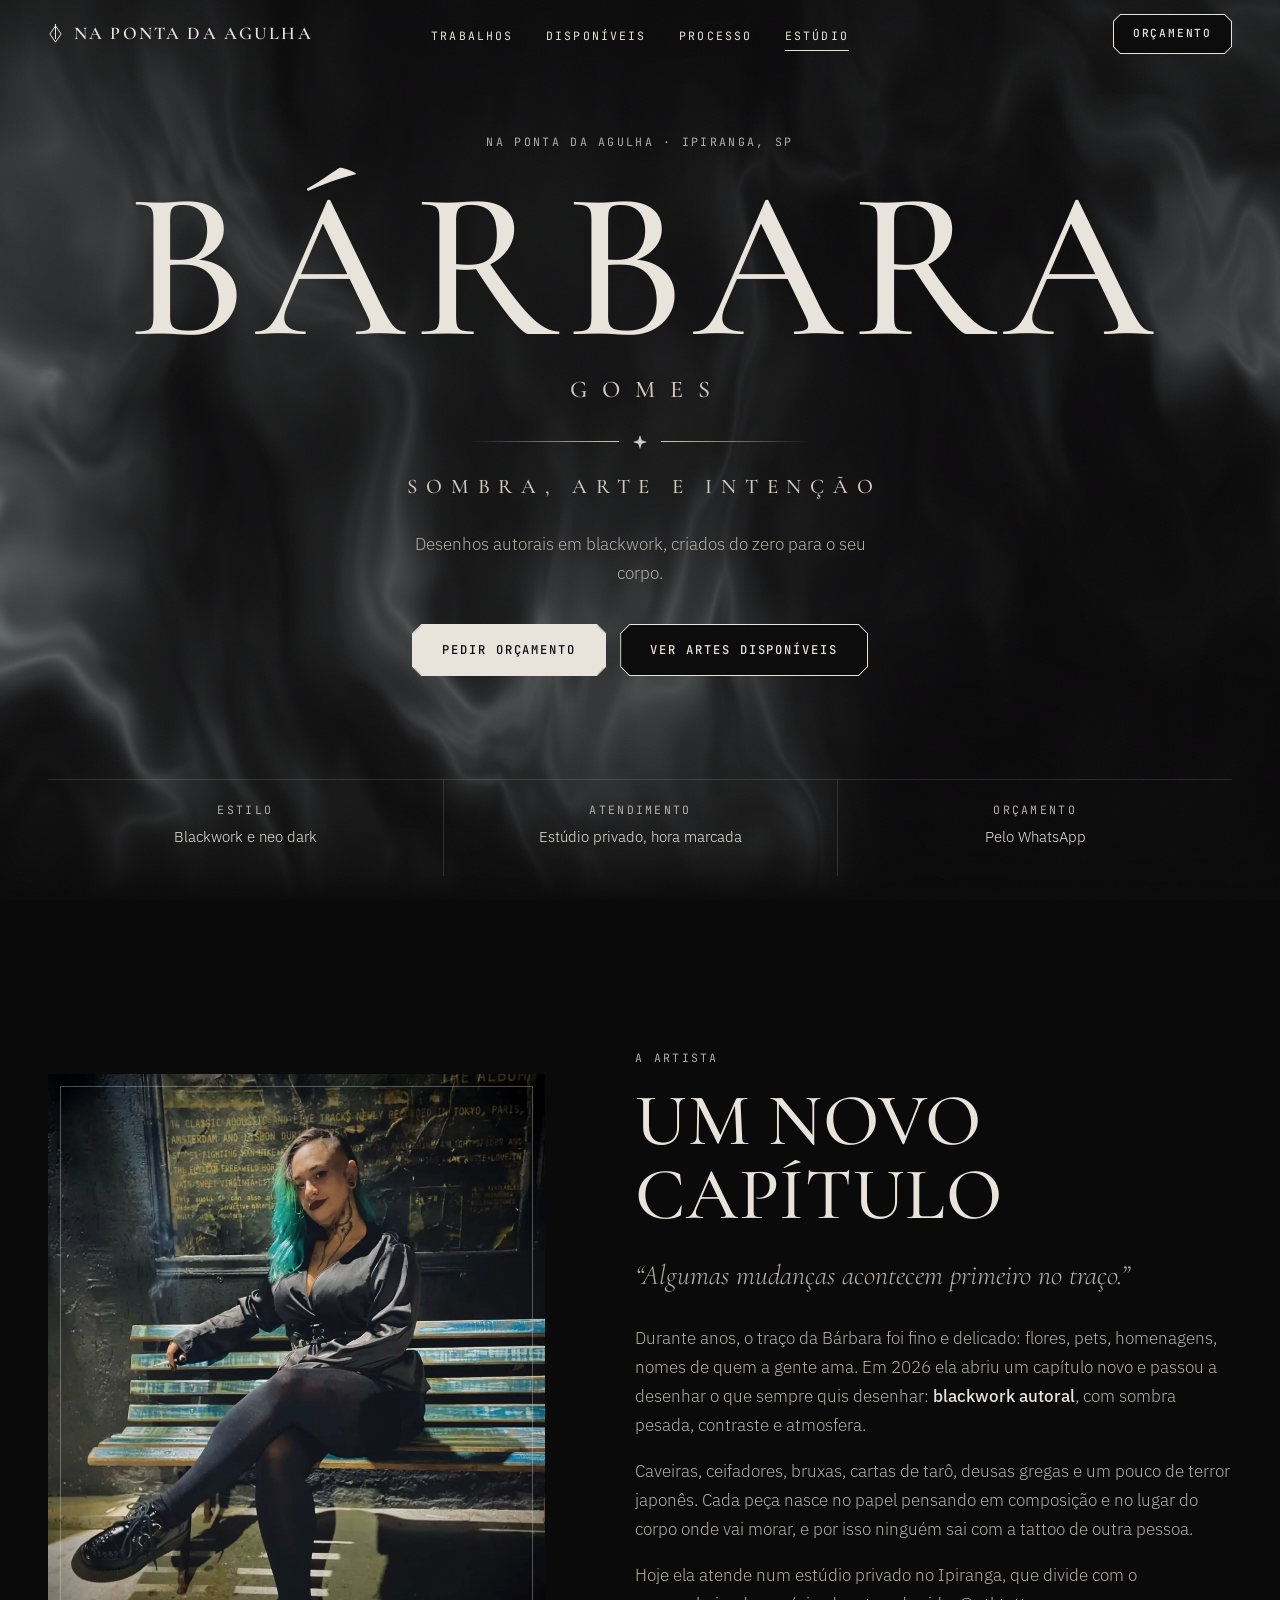
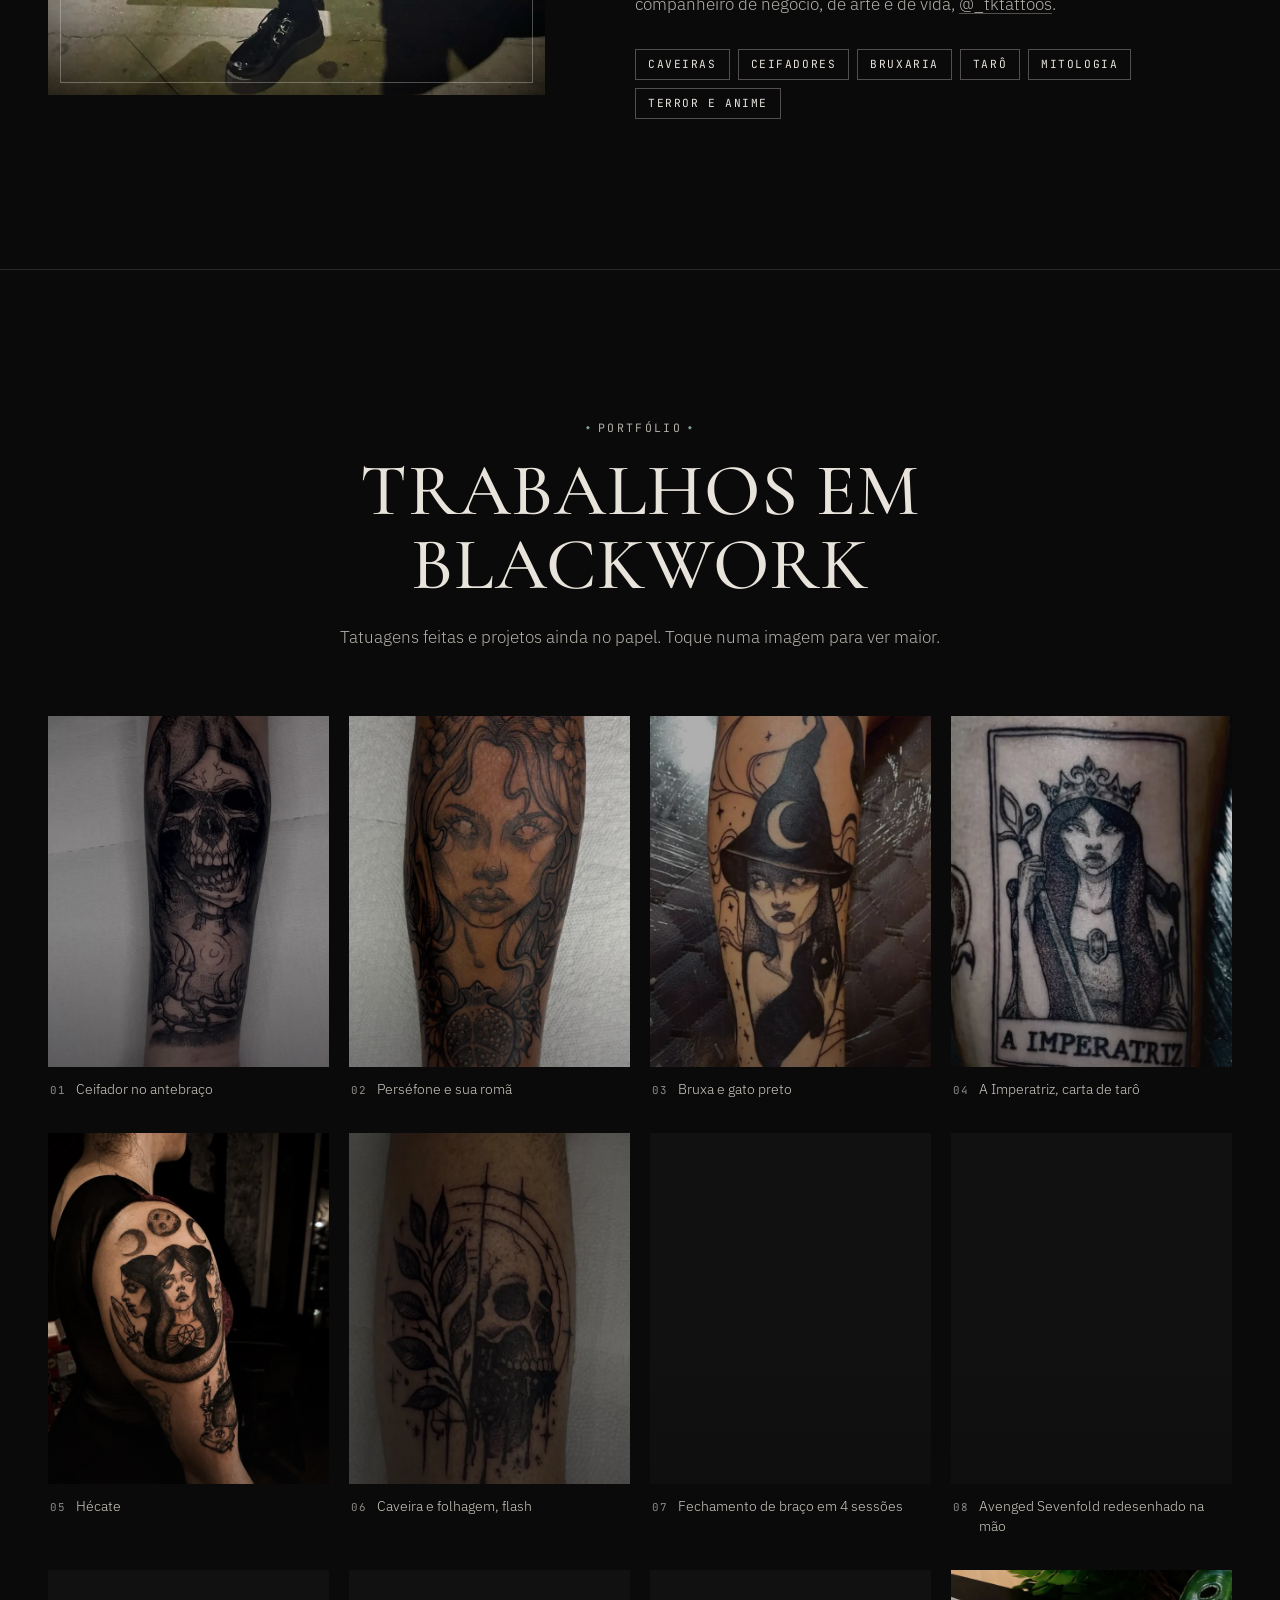
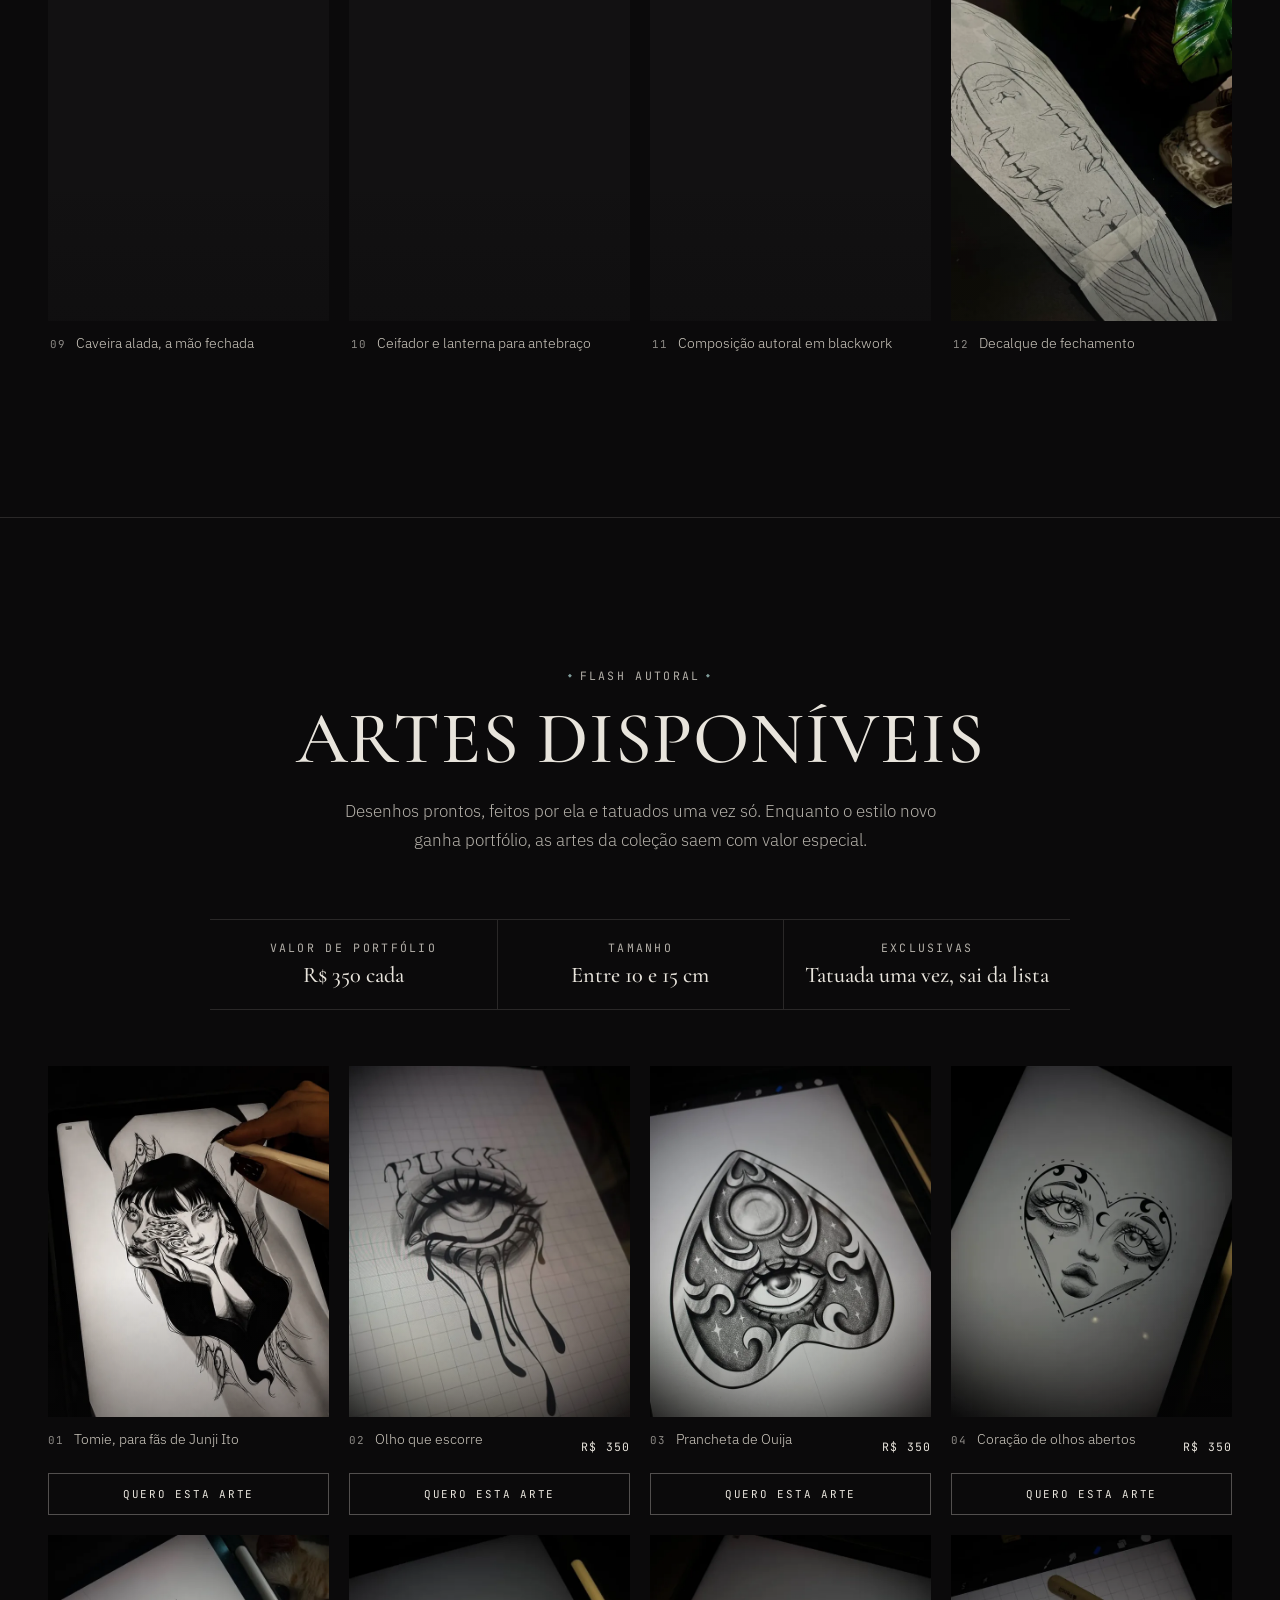
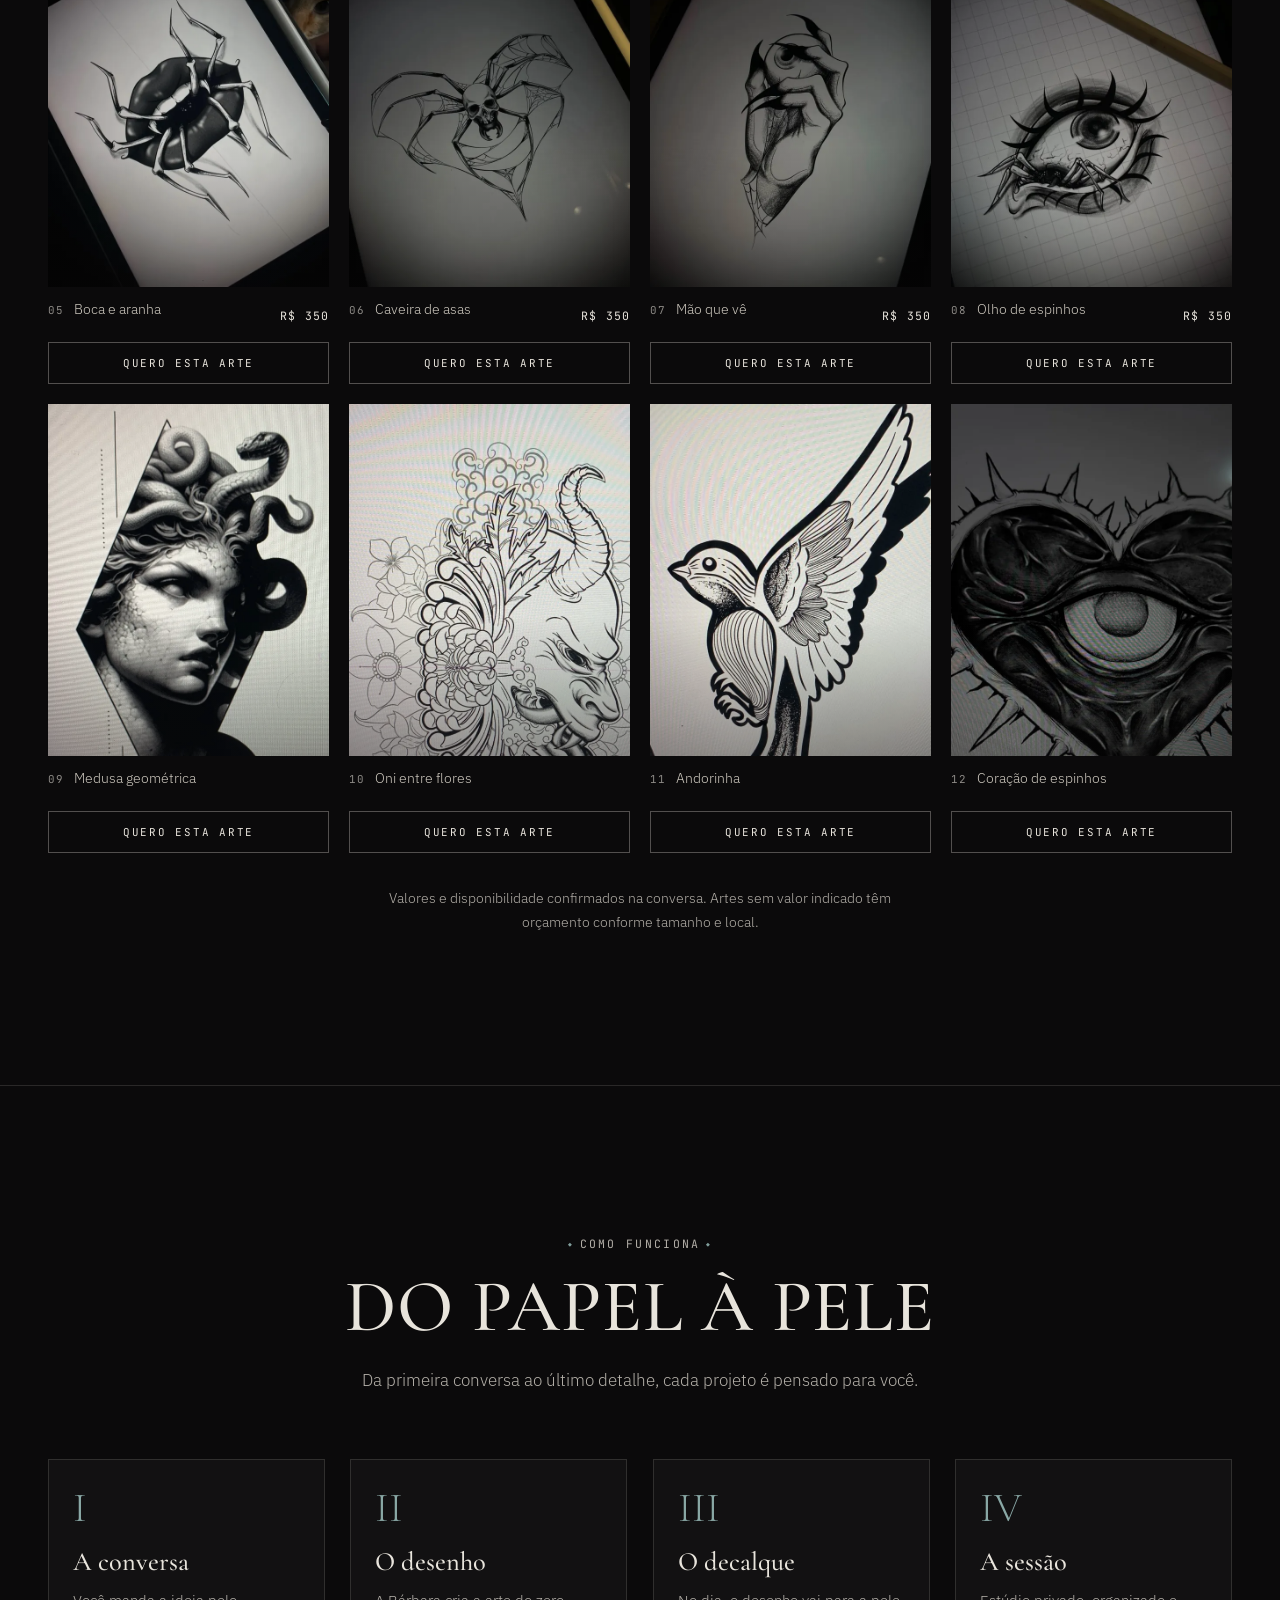
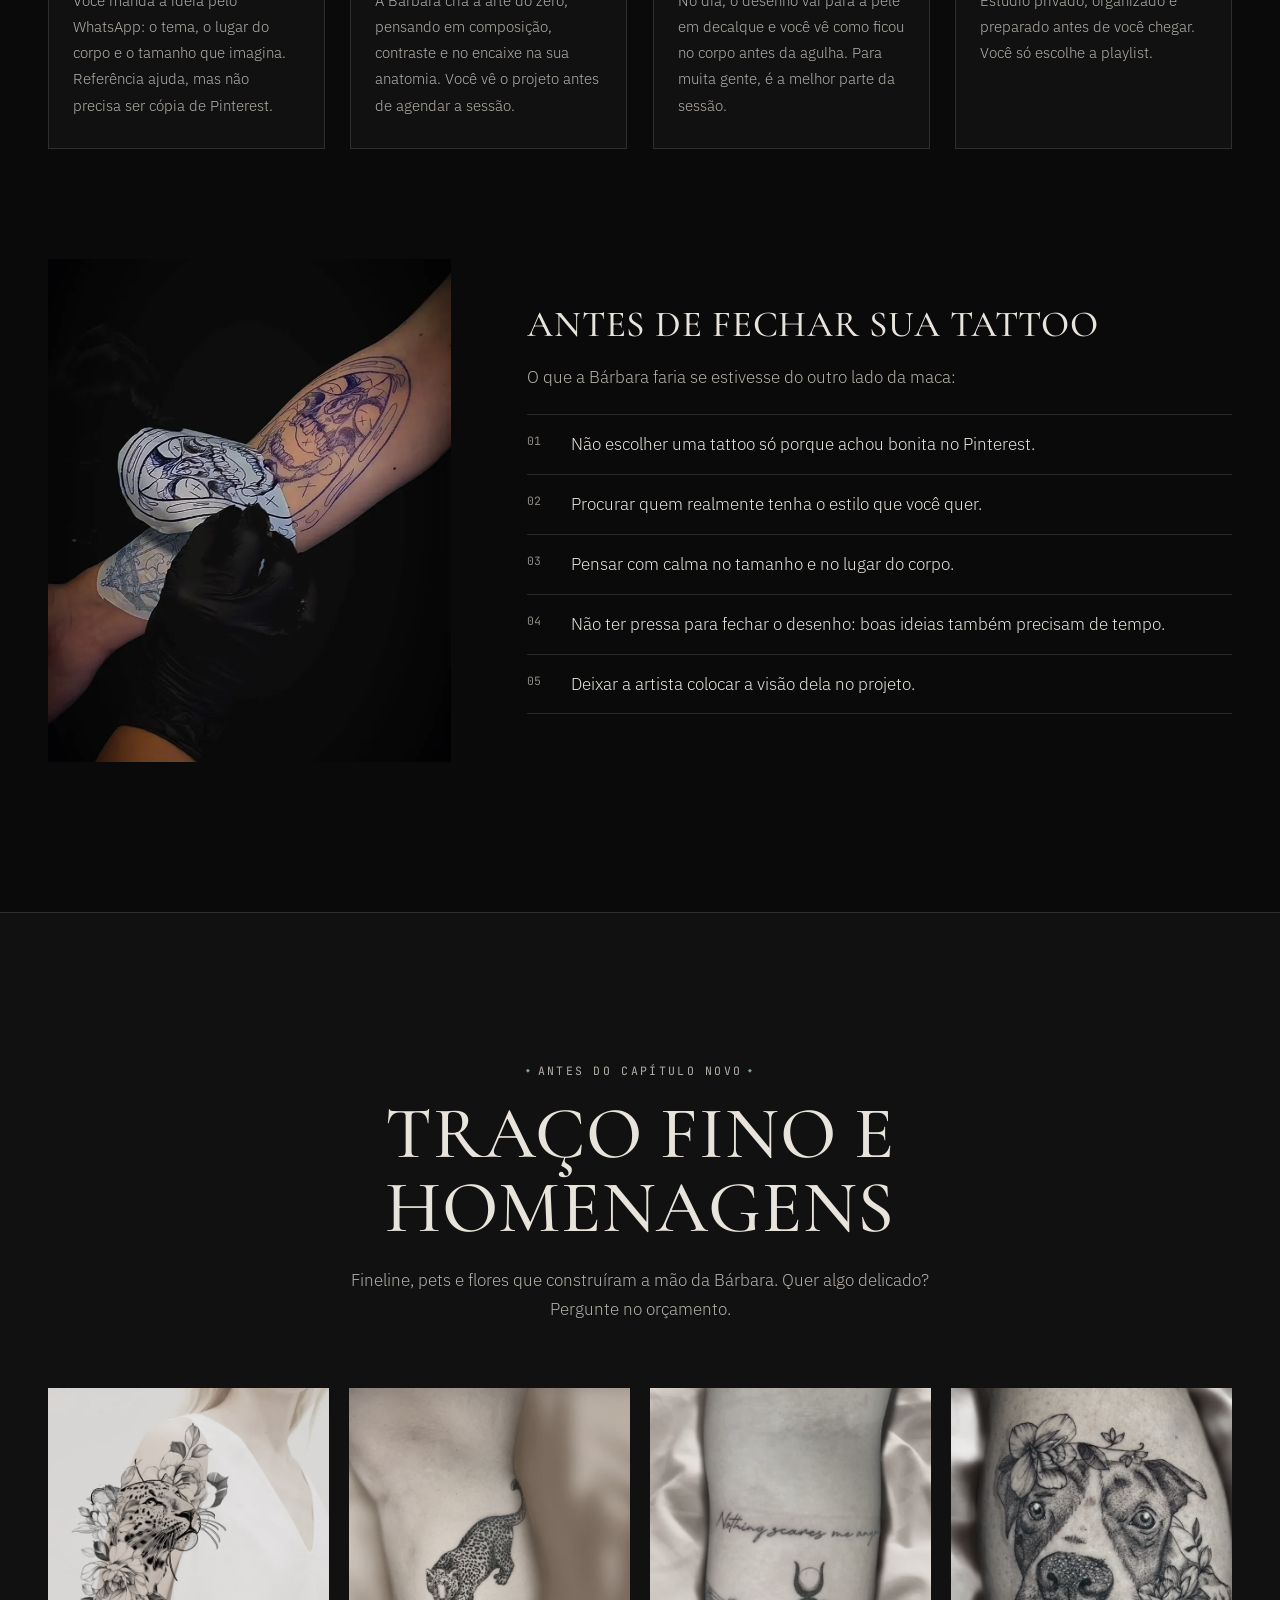
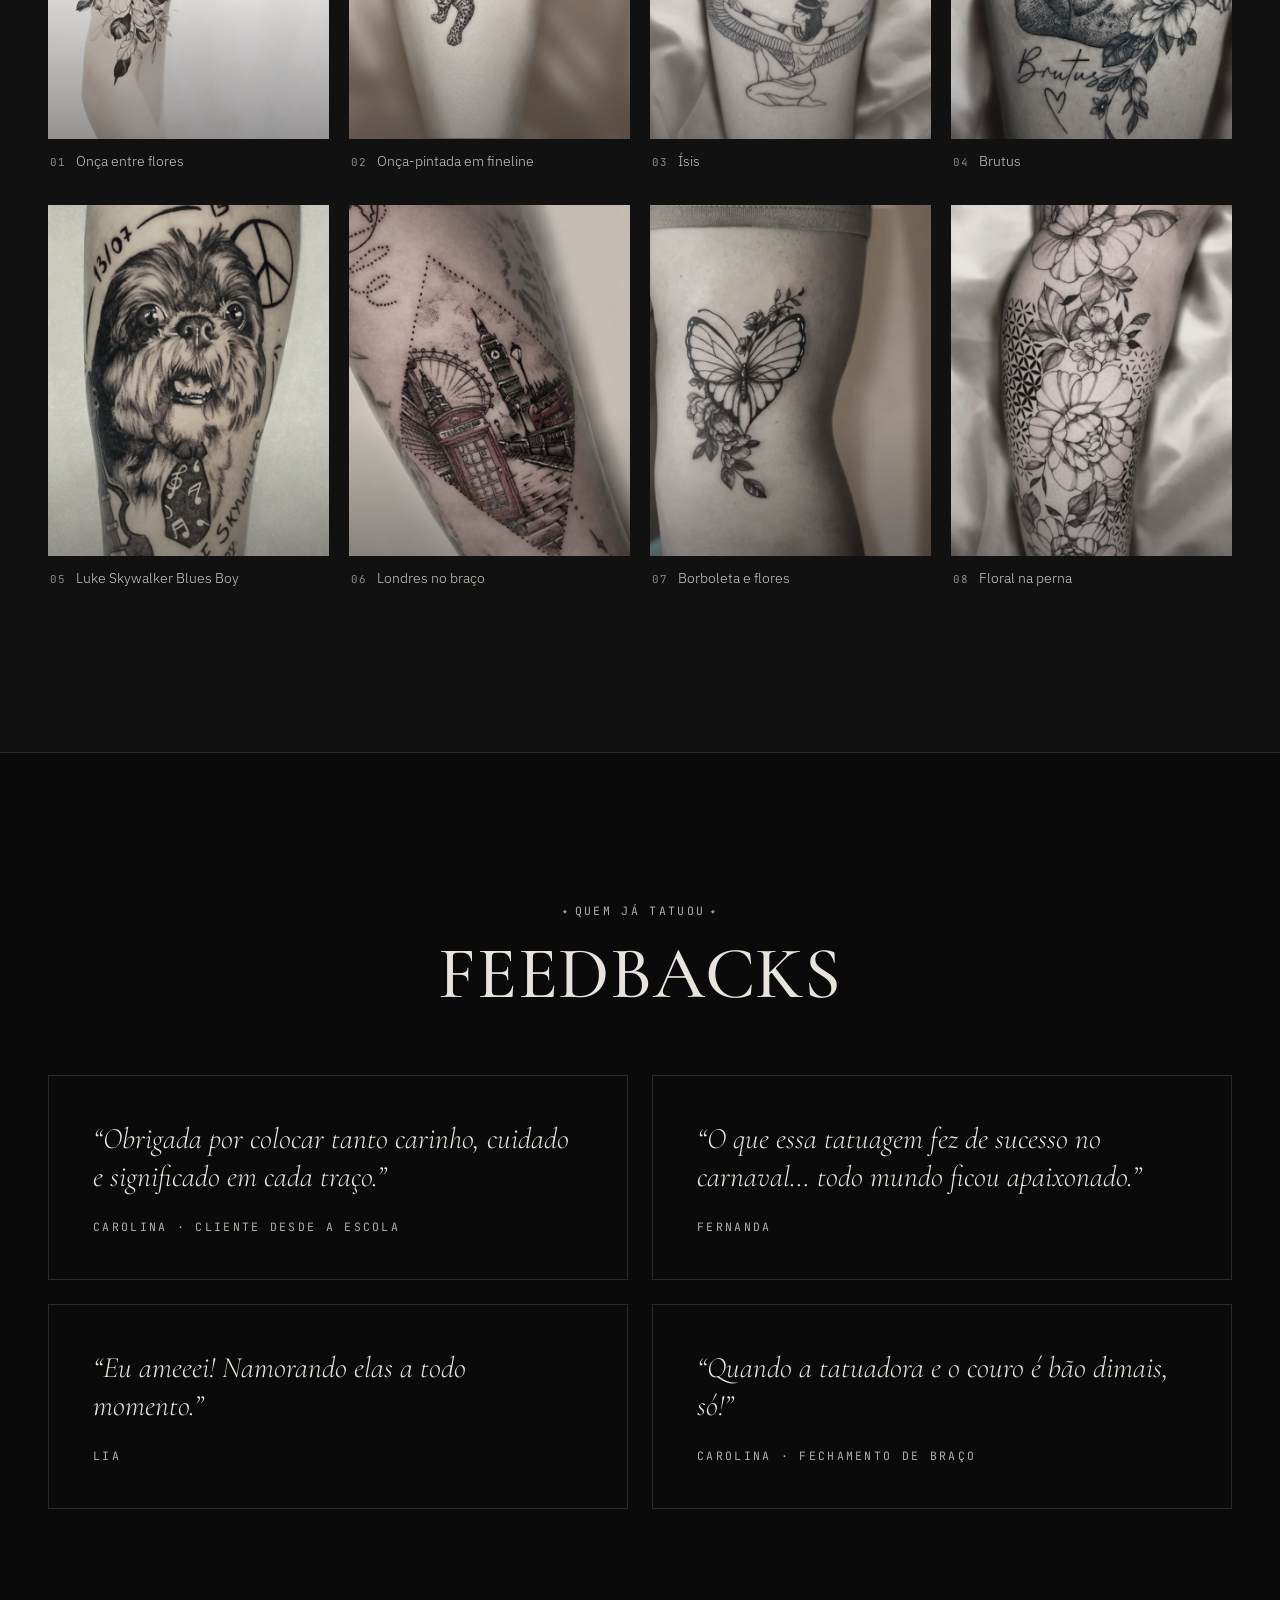
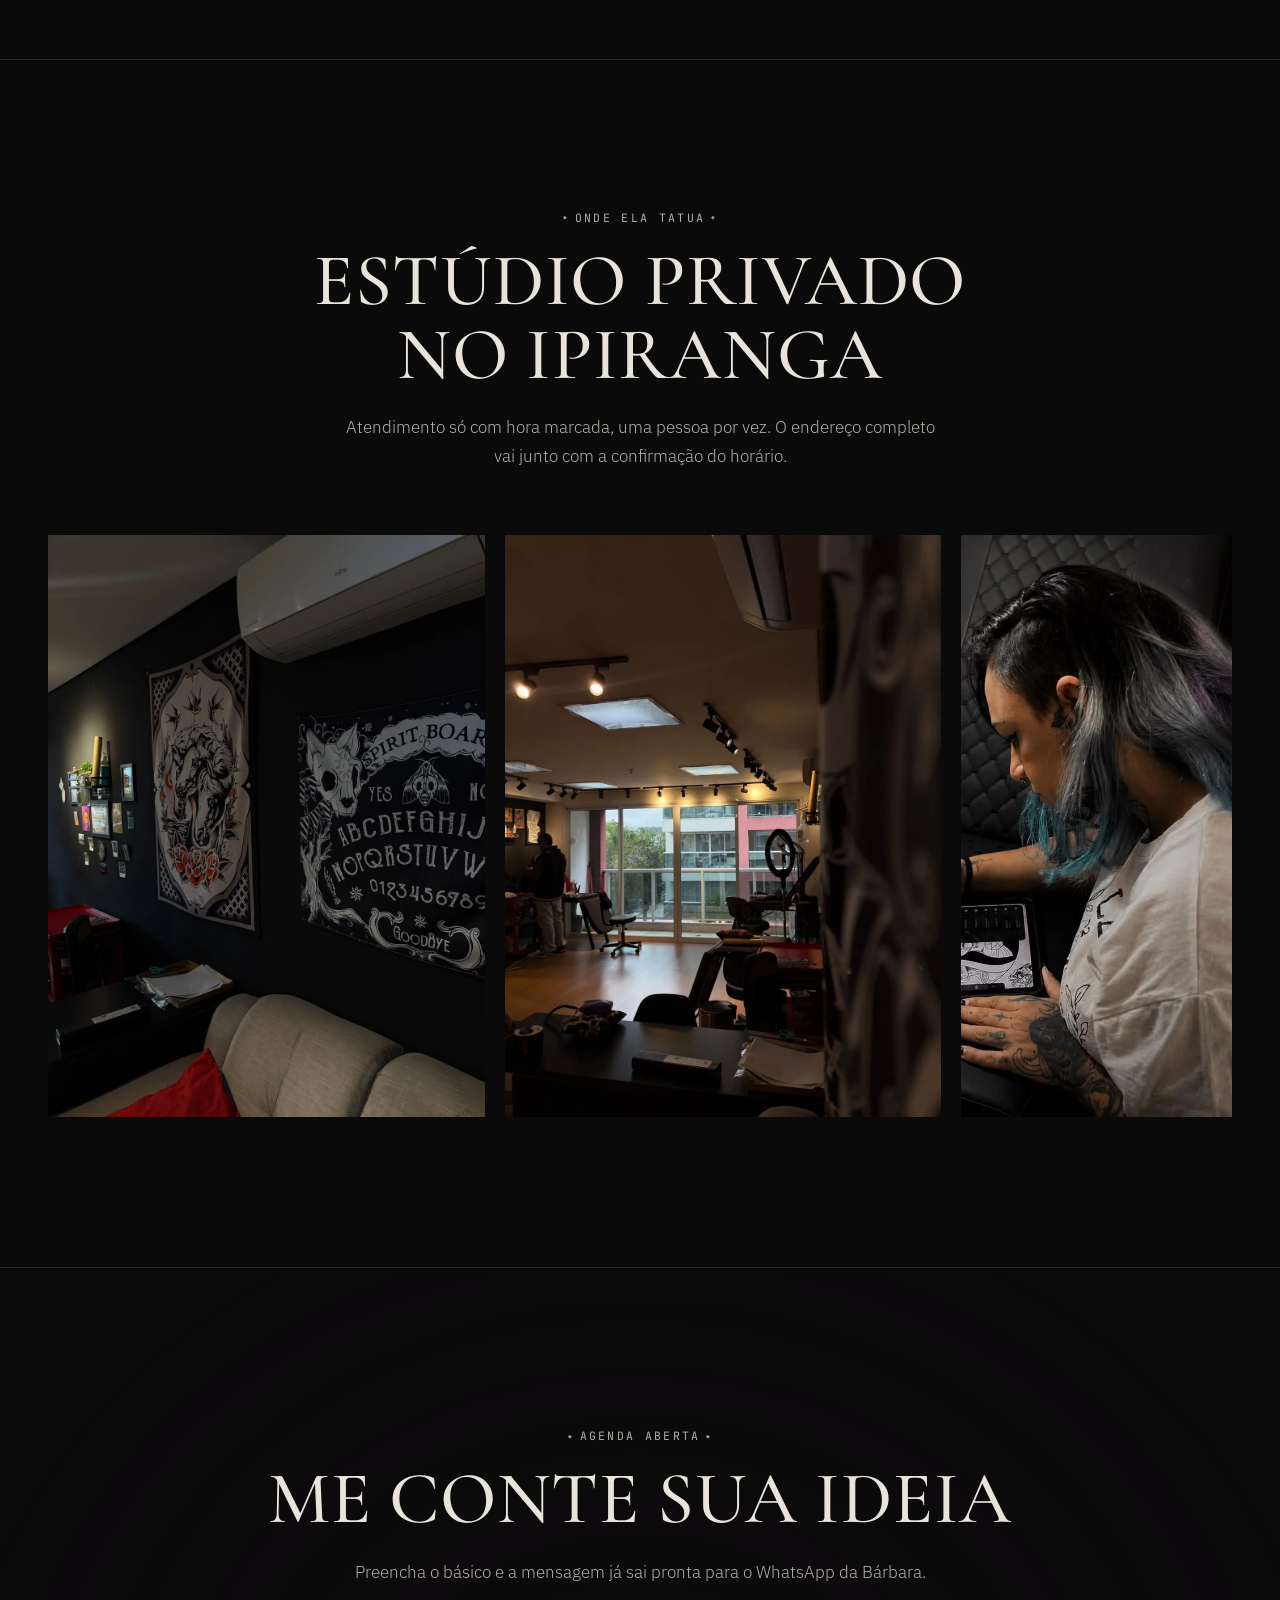
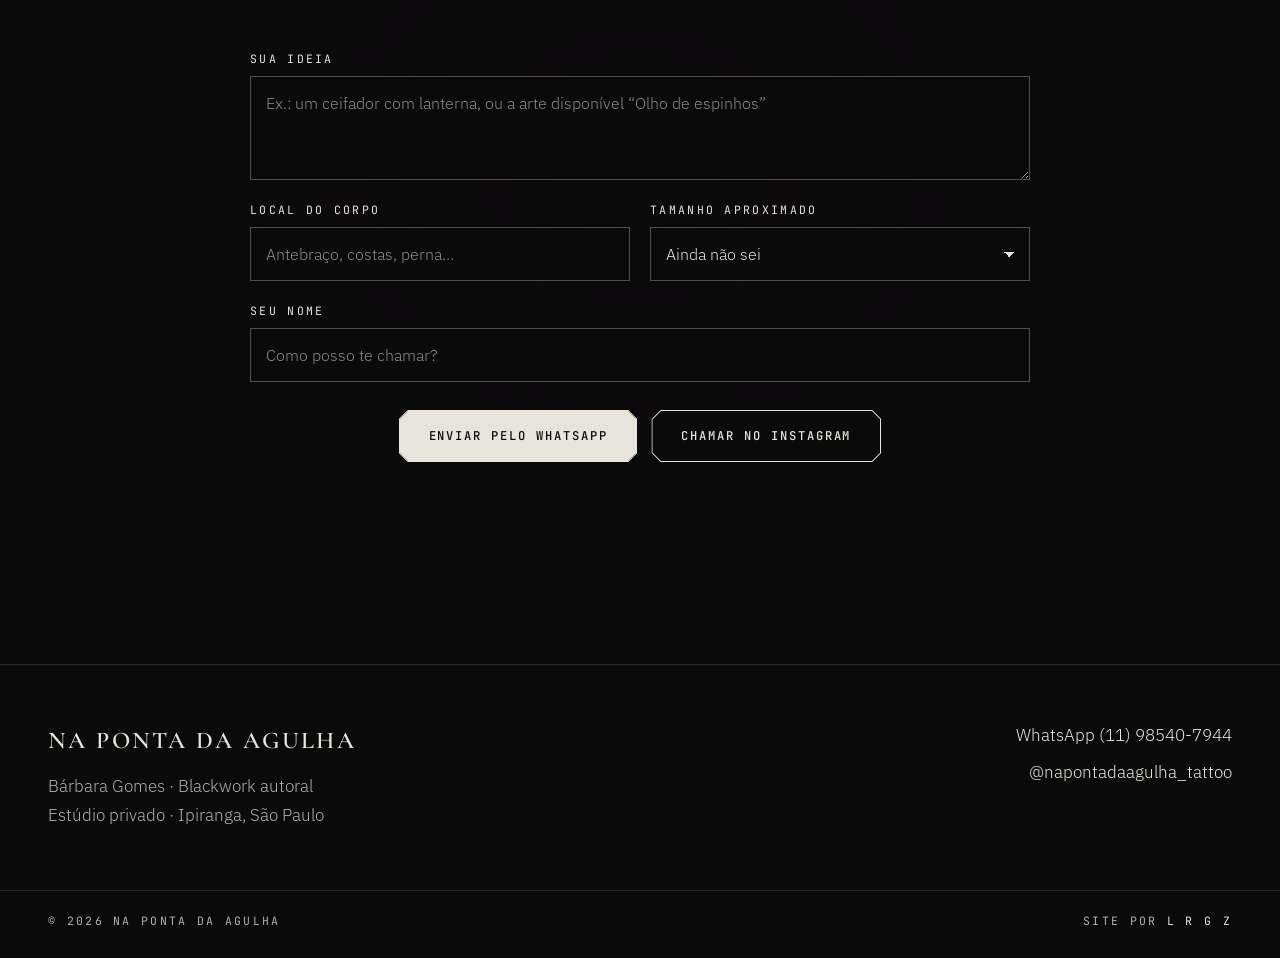
<file: index.html>
<!doctype html>
<html lang="pt-BR">
<head>
<meta charset="utf-8">
<meta name="viewport" content="width=device-width, initial-scale=1, viewport-fit=cover">
<title>Bárbara Gomes · Blackwork autoral · Na Ponta da Agulha · Ipiranga, SP</title>
<meta name="description" content="Bárbara Gomes, tatuadora de blackwork autoral no Ipiranga, São Paulo. Caveiras, bruxas, tarô e mitologia desenhados do zero para o seu corpo. Artes disponíveis com valor de portfólio. Estúdio privado, orçamento pelo WhatsApp.">
<meta name="robots" content="noindex">
<meta name="theme-color" content="#0b0a0b">
<meta property="og:type" content="website">
<meta property="og:locale" content="pt_BR">
<meta property="og:title" content="Bárbara Gomes · Na Ponta da Agulha">
<meta property="og:description" content="Blackwork autoral no Ipiranga, SP. Sombra, arte e intenção. Orçamento pelo WhatsApp.">
<meta property="og:image" content="og.jpg">
<meta name="twitter:card" content="summary_large_image">
<link rel="icon" href="favicon.ico" sizes="any">
<link rel="icon" href="favicon-32.png" type="image/png">
<link rel="apple-touch-icon" href="apple-touch-icon.png">
<link rel="preconnect" href="https://fonts.googleapis.com">
<link rel="preconnect" href="https://fonts.gstatic.com" crossorigin>
<link rel="stylesheet" href="https://fonts.googleapis.com/css2?family=Cormorant+Garamond:ital,wght@0,400;0,500;0,600;1,400;1,500&family=IBM+Plex+Sans:ital,wght@0,300;0,400;0,500;1,400&family=JetBrains+Mono:wght@400;500&display=swap">
<link rel="stylesheet" href="assets/css/agulha.css?v=1">
<script type="application/ld+json">
{
  "@context": "https://schema.org",
  "@type": "TattooParlor",
  "name": "Na Ponta da Agulha · Bárbara Gomes",
  "image": "og.jpg",
  "telephone": "+55 11 98540-7944",
  "address": {"@type": "PostalAddress", "addressLocality": "São Paulo", "addressRegion": "SP", "addressCountry": "BR"},
  "areaServed": "Ipiranga, São Paulo",
  "sameAs": ["https://www.instagram.com/napontadaagulha_tattoo/"]
}
</script>
</head>
<body>

<a class="pular" href="#trabalhos">Pular para os trabalhos</a>

<header class="topo" id="topo">
  <div class="wrap">
    <a class="marca" href="#inicio" aria-label="Na Ponta da Agulha, início">
      <svg class="losango" viewBox="0 0 24 32" aria-hidden="true"><path d="M12 3 21 16 12 29 3 16Z"/><path d="M12 0v24"/></svg>
      <span>Na Ponta da Agulha</span>
    </a>
    <nav aria-label="Principal">
      <ul>
        <li><a href="#trabalhos">Trabalhos</a></li>
        <li><a href="#disponiveis">Disponíveis</a></li>
        <li><a href="#processo">Processo</a></li>
        <li><a href="#estudio">Estúdio</a></li>
      </ul>
    </nav>
    <div class="acoes">
      <a class="btn btn-peq" href="#orcamento">Orçamento</a>
      <button class="menu-btn" type="button" aria-expanded="false" aria-controls="gaveta">Menu</button>
    </div>
  </div>
</header>

<div class="gaveta" id="gaveta" aria-hidden="true">
  <div class="gaveta-topo">
    <span class="rotulo">Na Ponta da Agulha</span>
    <button class="fechar" type="button">Fechar</button>
  </div>
  <nav aria-label="Menu">
    <a href="#sobre">A artista</a>
    <a href="#trabalhos">Trabalhos</a>
    <a href="#disponiveis">Artes disponíveis</a>
    <a href="#processo">Processo</a>
    <a href="#feedbacks">Feedbacks</a>
    <a href="#estudio">Estúdio</a>
    <a href="#orcamento">Orçamento</a>
  </nav>
  <p class="rotulo cinza">Estúdio privado · Ipiranga, SP</p>
</div>

<main>

<!-- ===== abertura ===== -->
<section class="hero" id="inicio">
  <div class="hero-fundo" aria-hidden="true">
    <img class="poster" src="assets/img/fumaca-poster.webp" alt="">
    <canvas id="fumaca"></canvas>
    <video id="fumaca-video" muted loop playsinline preload="none" poster="assets/img/fumaca-poster.webp"
           data-em-pe="assets/video/fumaca-celular.mp4" data-deitado="assets/video/fumaca-deitado.mp4"></video>
  </div>
  <div class="hero-miolo wrap">
    <p class="rotulo hero-sobre">Na Ponta da Agulha · Ipiranga, SP</p>
    <h1 class="hero-nome"><span>Bárbara</span> <small>Gomes</small></h1>
    <div class="divisor" aria-hidden="true"><i></i><svg viewBox="0 0 16 16"><path d="M8 0 10 6 16 8 10 10 8 16 6 10 0 8 6 6Z"/></svg><i></i></div>
    <p class="hero-mote">Sombra, arte e intenção</p>
    <p class="hero-texto">Desenhos autorais em blackwork, criados do zero para o seu corpo.</p>
    <div class="hero-botoes">
      <a class="btn cheio" href="#orcamento">Pedir orçamento</a>
      <a class="btn" href="#disponiveis">Ver artes disponíveis</a>
    </div>
  </div>
  <ul class="hero-infos wrap" aria-label="Resumo">
    <li><span class="rotulo cinza">Estilo</span>Blackwork e neo dark</li>
    <li><span class="rotulo cinza">Atendimento</span>Estúdio privado, hora marcada</li>
    <li><span class="rotulo cinza">Orçamento</span>Pelo WhatsApp</li>
  </ul>
</section>

<!-- ===== a artista ===== -->
<section class="sobre secao" id="sobre">
  <div class="wrap sobre-grade">
    <figure class="sobre-foto revela">
      <img src="assets/img/barbara-banco.webp" width="960" height="1280" alt="Bárbara Gomes, de cabelo azul, sentada num banco de praça à noite" loading="lazy">
    </figure>
    <div class="sobre-texto">
      <p class="rotulo cinza">A artista</p>
      <h2 class="titulo">Um novo capítulo</h2>
      <p class="citacao">“Algumas mudanças acontecem primeiro no traço.”</p>
      <p>Durante anos, o traço da Bárbara foi fino e delicado: flores, pets, homenagens, nomes de quem a gente ama. Em 2026 ela abriu um capítulo novo e passou a desenhar o que sempre quis desenhar: <strong>blackwork autoral</strong>, com sombra pesada, contraste e atmosfera.</p>
      <p>Caveiras, ceifadores, bruxas, cartas de tarô, deusas gregas e um pouco de terror japonês. Cada peça nasce no papel pensando em composição e no lugar do corpo onde vai morar, e por isso ninguém sai com a tattoo de outra pessoa.</p>
      <p>Hoje ela atende num estúdio privado no Ipiranga, que divide com o companheiro de negócio, de arte e de vida, <a href="https://www.instagram.com/_tktattoos/" target="_blank" rel="noopener">@_tktattoos</a>.</p>
      <ul class="estilos" aria-label="Temas que ela mais desenha">
        <li>Caveiras</li><li>Ceifadores</li><li>Bruxaria</li><li>Tarô</li><li>Mitologia</li><li>Terror e anime</li>
      </ul>
    </div>
  </div>
</section>

<!-- ===== trabalhos ===== -->
<section class="secao" id="trabalhos">
  <div class="wrap">
    <header class="cab">
      <p class="rotulo cinza">Portfólio</p>
      <h2 class="titulo">Trabalhos em blackwork</h2>
      <p class="cab-texto">Tatuagens feitas e projetos ainda no papel. Toque numa imagem para ver maior.</p>
    </header>
    <ol class="grade" id="grade-trabalhos" data-grupos="pele,papel"></ol>
  </div>
</section>

<!-- ===== disponíveis ===== -->
<section class="secao disponiveis" id="disponiveis">
  <div class="wrap">
    <header class="cab">
      <p class="rotulo cinza">Flash autoral</p>
      <h2 class="titulo">Artes disponíveis</h2>
      <p class="cab-texto">Desenhos prontos, feitos por ela e tatuados uma vez só. Enquanto o estilo novo ganha portfólio, as artes da coleção saem com valor especial.</p>
    </header>
    <dl class="condicoes">
      <div><dt class="rotulo cinza">Valor de portfólio</dt><dd>R$ 350 cada</dd></div>
      <div><dt class="rotulo cinza">Tamanho</dt><dd>Entre 10 e 15 cm</dd></div>
      <div><dt class="rotulo cinza">Exclusivas</dt><dd>Tatuada uma vez, sai da lista</dd></div>
    </dl>
    <ol class="grade grade-disp" id="grade-disp" data-grupos="disp"></ol>
    <p class="nota cinza">Valores e disponibilidade confirmados na conversa. Artes sem valor indicado têm orçamento conforme tamanho e local.</p>
  </div>
</section>

<!-- ===== processo ===== -->
<section class="secao processo" id="processo">
  <div class="wrap">
    <header class="cab">
      <p class="rotulo cinza">Como funciona</p>
      <h2 class="titulo">Do papel à pele</h2>
      <p class="cab-texto">Da primeira conversa ao último detalhe, cada projeto é pensado para você.</p>
    </header>
    <ol class="passos">
      <li class="revela">
        <span class="passo-num" aria-hidden="true">I</span>
        <h3>A conversa</h3>
        <p>Você manda a ideia pelo WhatsApp: o tema, o lugar do corpo e o tamanho que imagina. Referência ajuda, mas não precisa ser cópia de Pinterest.</p>
      </li>
      <li class="revela">
        <span class="passo-num" aria-hidden="true">II</span>
        <h3>O desenho</h3>
        <p>A Bárbara cria a arte do zero, pensando em composição, contraste e no encaixe na sua anatomia. Você vê o projeto antes de agendar a sessão.</p>
      </li>
      <li class="revela">
        <span class="passo-num" aria-hidden="true">III</span>
        <h3>O decalque</h3>
        <p>No dia, o desenho vai para a pele em decalque e você vê como ficou no corpo antes da agulha. Para muita gente, é a melhor parte da sessão.</p>
      </li>
      <li class="revela">
        <span class="passo-num" aria-hidden="true">IV</span>
        <h3>A sessão</h3>
        <p>Estúdio privado, organizado e preparado antes de você chegar. Você só escolhe a playlist.</p>
      </li>
    </ol>

    <div class="antes">
      <figure class="antes-foto revela">
        <img src="assets/img/decalque.webp" width="720" height="973" alt="Decalque de uma arte de caveira sendo aplicado no braço antes da tatuagem" loading="lazy">
      </figure>
      <div class="antes-texto">
        <h3 class="subtitulo">Antes de fechar sua tattoo</h3>
        <p class="cinza">O que a Bárbara faria se estivesse do outro lado da maca:</p>
        <ol class="dicas">
          <li>Não escolher uma tattoo só porque achou bonita no Pinterest.</li>
          <li>Procurar quem realmente tenha o estilo que você quer.</li>
          <li>Pensar com calma no tamanho e no lugar do corpo.</li>
          <li>Não ter pressa para fechar o desenho: boas ideias também precisam de tempo.</li>
          <li>Deixar a artista colocar a visão dela no projeto.</li>
        </ol>
      </div>
    </div>
  </div>
</section>

<!-- ===== traço fino ===== -->
<section class="secao fino" id="fino">
  <div class="wrap">
    <header class="cab">
      <p class="rotulo cinza">Antes do capítulo novo</p>
      <h2 class="titulo">Traço fino e homenagens</h2>
      <p class="cab-texto">Fineline, pets e flores que construíram a mão da Bárbara. Quer algo delicado? Pergunte no orçamento.</p>
    </header>
    <ol class="grade grade-fino" id="grade-fino" data-grupos="fino"></ol>
  </div>
</section>

<!-- ===== feedbacks ===== -->
<section class="secao feedbacks" id="feedbacks">
  <div class="wrap">
    <header class="cab">
      <p class="rotulo cinza">Quem já tatuou</p>
      <h2 class="titulo">Feedbacks</h2>
    </header>
    <ul class="depos">
      <li class="revela">
        <blockquote>Obrigada por colocar tanto carinho, cuidado e significado em cada traço.</blockquote>
        <p class="rotulo cinza">Carolina · cliente desde a escola</p>
      </li>
      <li class="revela">
        <blockquote>O que essa tatuagem fez de sucesso no carnaval… todo mundo ficou apaixonado.</blockquote>
        <p class="rotulo cinza">Fernanda</p>
      </li>
      <li class="revela">
        <blockquote>Eu ameeei! Namorando elas a todo momento.</blockquote>
        <p class="rotulo cinza">Lia</p>
      </li>
      <li class="revela">
        <blockquote>Quando a tatuadora e o couro é bão dimais, só!</blockquote>
        <p class="rotulo cinza">Carolina · fechamento de braço</p>
      </li>
    </ul>
  </div>
</section>

<!-- ===== estúdio ===== -->
<section class="secao estudio" id="estudio">
  <div class="wrap">
    <header class="cab">
      <p class="rotulo cinza">Onde ela tatua</p>
      <h2 class="titulo">Estúdio privado no Ipiranga</h2>
      <p class="cab-texto">Atendimento só com hora marcada, uma pessoa por vez. O endereço completo vai junto com a confirmação do horário.</p>
    </header>
    <div class="estudio-grade">
      <figure class="revela e1"><img src="assets/img/estudio-ouija.webp" width="1080" height="1440" alt="Parede preta do estúdio com tapeçaria de Ouija e quadro de caveira" loading="lazy"></figure>
      <figure class="revela e2"><img src="assets/img/estudio-sala.webp" width="1080" height="1440" alt="Sala ampla do estúdio com macas e janelas" loading="lazy"></figure>
      <figure class="revela e3"><img src="assets/img/barbara-desenho.webp" width="540" height="1351" alt="Bárbara desenhando no tablet" loading="lazy"></figure>
    </div>
  </div>
</section>

<!-- ===== orçamento ===== -->
<section class="orcamento" id="orcamento">
  <div class="orc-fundo" aria-hidden="true">
    <video id="orc-video" muted loop playsinline preload="none" poster="assets/img/fumaca-poster.webp" data-src="assets/video/fumaca-deitado.mp4"></video>
  </div>
  <div class="wrap orc-miolo">
    <header class="cab">
      <p class="rotulo cinza">Agenda aberta</p>
      <h2 class="titulo">Me conte sua ideia</h2>
      <p class="cab-texto">Preencha o básico e a mensagem já sai pronta para o WhatsApp da Bárbara.</p>
    </header>
    <form class="form" id="form-orc" novalidate>
      <label class="campo largo">
        <span class="rotulo">Sua ideia</span>
        <textarea name="ideia" rows="3" placeholder="Ex.: um ceifador com lanterna, ou a arte disponível “Olho de espinhos”" required></textarea>
      </label>
      <label class="campo">
        <span class="rotulo">Local do corpo</span>
        <input name="local" type="text" placeholder="Antebraço, costas, perna…">
      </label>
      <label class="campo">
        <span class="rotulo">Tamanho aproximado</span>
        <select name="tamanho">
          <option value="">Ainda não sei</option>
          <option>Até 10 cm</option>
          <option>10 a 15 cm</option>
          <option>15 a 25 cm</option>
          <option>Fechamento</option>
        </select>
      </label>
      <label class="campo largo">
        <span class="rotulo">Seu nome</span>
        <input name="nome" type="text" autocomplete="given-name" placeholder="Como posso te chamar?">
      </label>
      <div class="form-acoes largo">
        <button class="btn cheio" type="submit">Enviar pelo WhatsApp</button>
        <a class="btn" href="https://www.instagram.com/napontadaagulha_tattoo/" target="_blank" rel="noopener">Chamar no Instagram</a>
      </div>
      <p class="form-aviso cinza largo" id="form-aviso" role="status"></p>
    </form>
  </div>
</section>

</main>

<footer class="rodape">
  <div class="wrap rodape-grade">
    <div>
      <p class="rodape-marca">Na Ponta da Agulha</p>
      <p class="cinza">Bárbara Gomes · Blackwork autoral<br>Estúdio privado · Ipiranga, São Paulo</p>
    </div>
    <ul class="rodape-links">
      <li><a href="https://wa.me/5511985407944" target="_blank" rel="noopener">WhatsApp (11) 98540-7944</a></li>
      <li><a href="https://www.instagram.com/napontadaagulha_tattoo/" target="_blank" rel="noopener">@napontadaagulha_tattoo</a></li>
    </ul>
  </div>
  <div class="wrap rodape-base">
    <p class="rotulo cinza">© <span id="ano">2026</span> Na Ponta da Agulha</p>
    <p class="rotulo cinza">Site por <a href="https://lrgz.com.br">L R G Z</a></p>
  </div>
</footer>

<a class="flutuante" href="#orcamento" aria-label="Pedir orçamento">Orçamento</a>

<div class="lupa" id="lupa" role="dialog" aria-modal="true" aria-label="Imagem ampliada" hidden>
  <button class="lupa-fechar" type="button">Fechar</button>
  <button class="lupa-nav ant" type="button" aria-label="Anterior">‹</button>
  <figure><img alt=""><figcaption></figcaption></figure>
  <button class="lupa-nav prox" type="button" aria-label="Próxima">›</button>
</div>

<script src="assets/js/obras.js?v=1"></script>
<script src="assets/js/fumaca.js?v=1"></script>
<script src="assets/js/agulha.js?v=1"></script>
</body>
</html>
</file>
<file: assets/css/agulha.css>
/* Na Ponta da Agulha — Bárbara Gomes. Breu, osso e fumaça; um frio de azul só nos detalhes. */
:root {
  --breu: #0b0a0b;
  --breu-2: #121112;
  --breu-3: #1b191b;
  --osso: #e8e4dc;
  --osso-2: #cfcac0;
  --cinza: #8d8a86;
  --cinza-claro: #b3afa8;
  --linha: rgba(232, 228, 220, .14);
  --linha-forte: rgba(232, 228, 220, .32);
  --gelo: #9fc3c0;
  --serifa: 'Cormorant Garamond', 'Cormorant', Garamond, Georgia, serif;
  --sans: 'IBM Plex Sans', system-ui, sans-serif;
  --mono: 'JetBrains Mono', ui-monospace, monospace;
  --ease: cubic-bezier(.16, .84, .32, 1);
  --t: .34s;
  --larg: 1280px;
  --gutter: clamp(16px, 4vw, 48px);
  --chanfro: 9px;
}

*, *::before, *::after { box-sizing: border-box; }
html { -webkit-text-size-adjust: 100%; scroll-behavior: smooth; scroll-padding-top: 72px; }
body { margin: 0; background: var(--breu); color: var(--osso); font: 300 17px/1.7 var(--sans); -webkit-font-smoothing: antialiased; overflow-x: hidden; }
img, video, canvas { display: block; max-width: 100%; }
img { height: auto; }
a { color: inherit; }
strong { font-weight: 500; color: var(--osso); }
button, input, select, textarea { font: inherit; color: inherit; }
::selection { background: var(--osso); color: var(--breu); }
:focus-visible { outline: 1.5px solid var(--gelo); outline-offset: 3px; }
p { margin: 0 0 1em; }
.cinza { color: var(--cinza-claro); }

/* grão por cima de tudo */
body::after {
  content: ''; position: fixed; inset: 0; z-index: 90; pointer-events: none;
  background-image: url("data:image/svg+xml,%3Csvg xmlns='http://www.w3.org/2000/svg' width='160' height='160'%3E%3Cfilter id='n'%3E%3CfeTurbulence type='fractalNoise' baseFrequency='.8' numOctaves='3' stitchTiles='stitch'/%3E%3CfeColorMatrix values='0 0 0 0 1 0 0 0 0 1 0 0 0 0 1 0 0 0 .5 0'/%3E%3C/filter%3E%3Crect width='100%25' height='100%25' filter='url(%23n)'/%3E%3C/svg%3E");
  opacity: .045;
}

.wrap { width: 100%; max-width: var(--larg); margin: 0 auto; padding: 0 var(--gutter); }
.pular { position: absolute; left: 12px; top: -60px; z-index: 100; background: var(--osso); color: var(--breu); padding: 10px 14px; font: 500 .8rem var(--mono); }
.pular:focus { top: 12px; }

/* ===== tipografia ===== */
.rotulo { font: 400 .72rem/1.4 var(--mono); letter-spacing: .2em; text-transform: uppercase; margin: 0; }
.titulo { font-family: var(--serifa); font-weight: 500; font-size: clamp(2.4rem, 6vw, 4.6rem); line-height: 1; letter-spacing: .01em; text-transform: uppercase; margin: 0; }
.subtitulo { font-family: var(--serifa); font-weight: 500; font-size: clamp(1.7rem, 3.4vw, 2.3rem); line-height: 1.05; text-transform: uppercase; letter-spacing: .02em; margin: 0 0 .5em; }
h3 { font-family: var(--serifa); font-weight: 500; font-size: 1.65rem; line-height: 1.1; margin: 0 0 .4em; }

.cab { text-align: center; max-width: 760px; margin: 0 auto clamp(40px, 6vw, 64px); }
.cab .rotulo { margin-bottom: 18px; }
.cab .rotulo::before, .cab .rotulo::after { content: '◆'; font-size: .55em; vertical-align: .25em; color: var(--gelo); margin: 0 .9em; opacity: .8; }
.cab-texto { margin: 22px auto 0; max-width: 600px; color: var(--cinza-claro); }

.secao { padding: clamp(80px, 12vw, 150px) 0; position: relative; }
.secao + .secao { border-top: 1px solid var(--linha); }

/* ===== botões: retos, com cantos chanfrados de lâmina ===== */
.btn {
  --cor: var(--osso); --fundo: var(--breu);
  position: relative; isolation: isolate; display: inline-flex; align-items: center; justify-content: center; gap: .6em;
  min-height: 52px; padding: 15px 30px;
  color: var(--cor); font: 500 .76rem/1 var(--mono); letter-spacing: .16em; text-transform: uppercase; text-decoration: none;
  cursor: pointer; border: 0; background: none;
  clip-path: polygon(var(--chanfro) 0, calc(100% - var(--chanfro)) 0, 100% var(--chanfro), 100% calc(100% - var(--chanfro)), calc(100% - var(--chanfro)) 100%, var(--chanfro) 100%, 0 calc(100% - var(--chanfro)), 0 var(--chanfro));
  transition: color var(--t) var(--ease), transform .2s var(--ease);
}
/* contorno: camada de baixo cheia, camada de cima recortada 1px para dentro */
.btn::before, .btn::after { content: ''; position: absolute; z-index: -1; clip-path: inherit; transition: inherit; }
.btn::before { inset: 0; background: var(--cor); }
.btn::after {
  inset: 1px; background: linear-gradient(var(--cor), var(--cor)) no-repeat bottom / 100% 0%, var(--fundo);
  clip-path: polygon(calc(var(--chanfro) - .5px) 0, calc(100% - var(--chanfro) + .5px) 0, 100% calc(var(--chanfro) - .5px), 100% calc(100% - var(--chanfro) + .5px), calc(100% - var(--chanfro) + .5px) 100%, calc(var(--chanfro) - .5px) 100%, 0 calc(100% - var(--chanfro) + .5px), 0 calc(var(--chanfro) - .5px));
  transition: background-size var(--t) var(--ease);
}
.btn:hover::after { background-size: 100% 100%, auto; }
.btn:hover { color: var(--fundo); }
.btn:active { transform: translateY(1px) scale(.985); }
.btn.cheio { color: var(--fundo); }
.btn.cheio::after { background-size: 100% 100%, auto; }
.btn.cheio:hover { color: var(--cor); }
.btn.cheio:hover::after { background-size: 100% 0%, auto; }
.btn-peq { min-height: 40px; padding: 11px 20px; font-size: .7rem; --chanfro: 7px; }
.btn-peq::after { clip-path: polygon(6.5px 0, calc(100% - 6.5px) 0, 100% 6.5px, 100% calc(100% - 6.5px), calc(100% - 6.5px) 100%, 6.5px 100%, 0 calc(100% - 6.5px), 0 6.5px); }

/* ===== topo ===== */
.topo { position: fixed; inset: 0 0 auto; z-index: 50; border-bottom: 1px solid transparent; transition: background var(--t) var(--ease), border-color var(--t) var(--ease); }
.topo.solido { background: rgba(11, 10, 11, .9); border-color: var(--linha); backdrop-filter: blur(10px); -webkit-backdrop-filter: blur(10px); }
.topo .wrap { display: grid; grid-template-columns: 1fr auto 1fr; align-items: center; gap: 20px; height: 68px; max-width: none; }
.marca { justify-self: start; display: inline-flex; align-items: center; gap: 11px; text-decoration: none; font-family: var(--serifa); font-weight: 600; font-size: 1.12rem; letter-spacing: .12em; text-transform: uppercase; white-space: nowrap; line-height: 1; }
.losango { width: 15px; height: 20px; fill: none; stroke: currentColor; stroke-width: 1.6; flex: none; }
.topo nav ul { display: flex; gap: clamp(18px, 2.6vw, 38px); list-style: none; margin: 0; padding: 0; }
.topo nav a { font: 400 .72rem/1 var(--mono); letter-spacing: .18em; text-transform: uppercase; text-decoration: none; padding: 8px 0; background: linear-gradient(var(--osso), var(--osso)) no-repeat center bottom / 0% 1px; transition: background-size var(--t) var(--ease); }
.topo nav a:hover, .topo nav a[aria-current] { background-size: 100% 1px; }
.acoes { justify-self: end; display: flex; align-items: center; gap: 14px; }
.menu-btn { display: none; background: none; border: 0; padding: 10px 2px; font: 400 .74rem/1 var(--mono); letter-spacing: .18em; text-transform: uppercase; cursor: pointer; }

.gaveta { position: fixed; inset: 0; z-index: 60; background: var(--breu); padding: 0 var(--gutter) 32px; display: flex; flex-direction: column; opacity: 0; visibility: hidden; transition: opacity var(--t) var(--ease), visibility 0s linear var(--t); }
.gaveta.aberta { opacity: 1; visibility: visible; transition: opacity var(--t) var(--ease); }
.gaveta-topo { display: flex; align-items: center; justify-content: space-between; height: 68px; border-bottom: 1px solid var(--linha); }
.fechar { background: none; border: 0; font: 400 .74rem/1 var(--mono); letter-spacing: .18em; text-transform: uppercase; padding: 10px 2px; cursor: pointer; }
.gaveta nav { display: flex; flex-direction: column; margin: auto 0; padding: 30px 0; }
.gaveta nav a { font-family: var(--serifa); font-weight: 500; font-size: clamp(2rem, 9vw, 3rem); line-height: 1.2; text-transform: uppercase; text-decoration: none; padding: 4px 0; transform: translateY(14px); opacity: 0; transition: transform .5s var(--ease), opacity .5s var(--ease); }
.gaveta.aberta nav a { transform: none; opacity: 1; }
.gaveta.aberta nav a:nth-child(2) { transition-delay: .04s; } .gaveta.aberta nav a:nth-child(3) { transition-delay: .08s; }
.gaveta.aberta nav a:nth-child(4) { transition-delay: .12s; } .gaveta.aberta nav a:nth-child(5) { transition-delay: .16s; }
.gaveta.aberta nav a:nth-child(6) { transition-delay: .2s; } .gaveta.aberta nav a:nth-child(7) { transition-delay: .24s; }

/* ===== abertura ===== */
.hero { position: relative; min-height: 100vh; min-height: 100svh; display: flex; flex-direction: column; justify-content: center; padding: 110px 0 0; overflow: hidden; isolation: isolate; }
.hero-fundo { position: absolute; inset: 0; z-index: -1; background: var(--breu); }
.hero-fundo > * { position: absolute; inset: 0; width: 100%; height: 100%; object-fit: cover; }
.hero-fundo canvas, .hero-fundo video { opacity: 0; transition: opacity 1.4s var(--ease); }
.hero-fundo canvas.pronto, .hero-fundo video.pronto { opacity: 1; }
.hero-fundo::after { content: ''; position: absolute; inset: 0; background: radial-gradient(ellipse 60% 55% at 50% 46%, rgba(11, 10, 11, .78), rgba(11, 10, 11, .25) 70%, transparent), linear-gradient(to bottom, rgba(11, 10, 11, .55), transparent 22%, transparent 70%, var(--breu)); }
.hero-miolo { text-align: center; display: flex; flex-direction: column; align-items: center; padding-bottom: 40px; }
.hero-sobre { color: var(--cinza-claro); margin-bottom: clamp(18px, 3vh, 30px); }
.hero-nome { margin: 0; font-family: var(--serifa); font-weight: 500; text-transform: uppercase; line-height: .86; display: flex; flex-direction: column; align-items: center; }
.hero-nome span { font-size: clamp(3.2rem, 16.5vw, 13.5rem); letter-spacing: .04em; margin-right: -.04em; }
.hero-nome small { font-size: clamp(1rem, 2.4vw, 1.5rem); letter-spacing: .62em; margin-right: -.62em; font-weight: 500; color: var(--osso-2); margin-top: .9em; }
.divisor { display: flex; align-items: center; gap: 14px; width: min(340px, 70vw); margin: clamp(22px, 4vh, 34px) auto clamp(14px, 2.4vh, 20px); color: var(--osso-2); }
.divisor i { flex: 1; height: 1px; background: linear-gradient(to var(--lado, right), transparent, currentColor); }
.divisor i:last-child { --lado: left; }
.divisor svg { width: 14px; height: 14px; fill: currentColor; flex: none; }
.hero-mote { font-family: var(--serifa); font-size: clamp(1rem, 2.2vw, 1.3rem); font-weight: 500; letter-spacing: .42em; margin-right: -.42em; text-transform: uppercase; color: var(--osso-2); margin-bottom: clamp(18px, 3vh, 26px); }
.hero-texto { max-width: 470px; color: var(--cinza-claro); margin-bottom: clamp(26px, 4vh, 36px); }
.hero-botoes { display: flex; flex-wrap: wrap; gap: 14px; justify-content: center; }
.hero-infos { list-style: none; display: grid; grid-template-columns: repeat(3, minmax(0, 1fr)); margin: clamp(40px, 7vh, 80px) auto 0; padding-top: 0; padding-bottom: 0; }
.hero-infos li { display: flex; flex-direction: column; gap: 6px; padding: 22px 18px 26px; border-top: 1px solid var(--linha); text-align: center; font-size: .95rem; }
.hero-infos li + li { border-left: 1px solid var(--linha); }

/* entrada da abertura: sai da fumaça */
.hero-miolo > *, .hero-infos { animation: emergir 1.6s var(--ease) both; }
.hero-miolo > :nth-child(2) { animation-delay: .15s; } .hero-miolo > :nth-child(3) { animation-delay: .35s; }
.hero-miolo > :nth-child(4) { animation-delay: .45s; } .hero-miolo > :nth-child(5) { animation-delay: .55s; }
.hero-miolo > :nth-child(6) { animation-delay: .65s; } .hero-infos { animation-delay: .8s; }
@keyframes emergir { from { opacity: 0; filter: blur(14px); transform: translateY(14px); } to { opacity: 1; filter: blur(0); transform: none; } }

/* revelação ao rolar: a imagem aparece como se a fumaça abrisse */
.revela { opacity: 0; filter: blur(16px) brightness(.4); transform: translateY(18px); transition: opacity 1.1s var(--ease), filter 1.3s var(--ease), transform 1.1s var(--ease); }
.revela.visto { opacity: 1; filter: none; transform: none; }

/* ===== a artista ===== */
.sobre-grade { display: grid; grid-template-columns: minmax(0, 5fr) minmax(0, 6fr); gap: clamp(36px, 7vw, 100px); align-items: center; }
.sobre-foto { margin: 0; position: relative; }
.sobre-foto img { width: 100%; aspect-ratio: 4 / 5; object-fit: cover; object-position: 50% 40%; filter: grayscale(.25) contrast(1.05); }
.sobre-foto::after { content: ''; position: absolute; inset: 12px; border: 1px solid var(--linha-forte); pointer-events: none; }
.sobre-texto .rotulo { margin-bottom: 18px; }
.sobre-texto .titulo { margin-bottom: 26px; }
.citacao { font-family: var(--serifa); font-style: italic; font-size: clamp(1.35rem, 2.6vw, 1.75rem); line-height: 1.3; color: var(--osso); margin-bottom: 1.1em; }
.sobre-texto p { color: var(--cinza-claro); }
.sobre-texto a { text-decoration-color: var(--linha-forte); text-underline-offset: 3px; }
.estilos { list-style: none; padding: 0; margin: 30px 0 0; display: flex; flex-wrap: wrap; gap: 8px; }
.estilos li { font: 400 .7rem/1 var(--mono); letter-spacing: .14em; text-transform: uppercase; padding: 9px 12px; border: 1px solid var(--linha-forte); }

/* ===== grades de obras ===== */
.grade { list-style: none; margin: 0; padding: 0; display: grid; grid-template-columns: repeat(4, minmax(0, 1fr)); gap: clamp(10px, 1.6vw, 20px); counter-reset: obra; }
.obra { counter-increment: obra; }
.obra button { display: block; width: 100%; padding: 0; border: 0; background: var(--breu-2); cursor: zoom-in; position: relative; overflow: hidden; }
.obra img { width: 100%; aspect-ratio: 4 / 5; object-fit: cover; transition: transform .9s var(--ease), filter .6s var(--ease); filter: grayscale(.15); }
.obra button::after { content: ''; position: absolute; inset: 0; background: linear-gradient(to top, rgba(11, 10, 11, .55), transparent 40%); opacity: .6; transition: opacity var(--t) var(--ease); }
.obra button:hover img { transform: scale(1.035); filter: grayscale(0); }
.obra button:hover::after { opacity: 1; }
.obra-leg { display: flex; gap: 10px; align-items: baseline; padding: 12px 2px 0; font-size: .9rem; line-height: 1.35; color: var(--osso-2); min-width: 0; }
.obra-leg::before { content: counter(obra, decimal-leading-zero); font: 400 .68rem/1 var(--mono); letter-spacing: .1em; color: var(--cinza); flex: none; }
.obra-leg span { min-width: 0; }

.condicoes { display: grid; grid-template-columns: repeat(3, minmax(0, 1fr)); margin: 0 auto clamp(36px, 5vw, 56px); max-width: 860px; border-top: 1px solid var(--linha); border-bottom: 1px solid var(--linha); }
.condicoes div { padding: 20px 16px; text-align: center; }
.condicoes div + div { border-left: 1px solid var(--linha); }
.condicoes dt { margin-bottom: 6px; }
.condicoes dd { margin: 0; font-family: var(--serifa); font-size: 1.4rem; font-weight: 500; line-height: 1.2; }
.grade-disp .obra-info { display: flex; justify-content: space-between; align-items: center; gap: 10px; padding-top: 12px; }
.grade-disp .obra-leg { padding: 0; }
.valor { font: 400 .72rem/1 var(--mono); letter-spacing: .1em; color: var(--osso); white-space: nowrap; }
.quero { display: flex; align-items: center; justify-content: center; margin-top: 10px; min-height: 42px; border: 1px solid var(--linha-forte); font: 400 .68rem/1 var(--mono); letter-spacing: .16em; text-transform: uppercase; text-decoration: none; transition: background var(--t) var(--ease), color var(--t) var(--ease), border-color var(--t) var(--ease); }
.quero:hover { background: var(--osso); color: var(--breu); border-color: var(--osso); }
.nota { text-align: center; font-size: .88rem; margin: 34px auto 0; max-width: 560px; }

/* ===== processo ===== */
.passos { list-style: none; margin: 0; padding: 0; display: grid; grid-template-columns: repeat(4, minmax(0, 1fr)); gap: clamp(16px, 2vw, 28px); }
.passos li { padding: 28px 24px 30px; border: 1px solid var(--linha); background: var(--breu-2); position: relative; }
.passo-num { display: block; font-family: var(--serifa); font-size: 2.6rem; line-height: 1; color: var(--gelo); opacity: .85; margin-bottom: 18px; }
.passos p { color: var(--cinza-claro); font-size: .96rem; margin: 0; }
.antes { display: grid; grid-template-columns: minmax(0, 4fr) minmax(0, 7fr); gap: clamp(32px, 6vw, 90px); align-items: center; margin-top: clamp(64px, 9vw, 110px); }
.antes-foto { margin: 0; }
.antes-foto img { width: 100%; aspect-ratio: 4 / 5; object-fit: cover; }
.dicas { margin: 22px 0 0; padding: 0; list-style: none; counter-reset: dica; }
.dicas li { counter-increment: dica; display: grid; grid-template-columns: 44px minmax(0, 1fr); padding: 15px 0; border-top: 1px solid var(--linha); }
.dicas li:last-child { border-bottom: 1px solid var(--linha); }
.dicas li::before { content: counter(dica, decimal-leading-zero); font: 400 .72rem/1.9 var(--mono); color: var(--cinza); }

/* ===== traço fino ===== */
.fino { background: var(--breu-2); }
.grade-fino .obra img { filter: grayscale(.6) brightness(.92); }
.grade-fino .obra button:hover img { filter: grayscale(0); }

/* ===== feedbacks ===== */
.depos { list-style: none; margin: 0; padding: 0; display: grid; grid-template-columns: repeat(2, minmax(0, 1fr)); gap: clamp(16px, 2vw, 24px); }
.depos li { padding: clamp(28px, 4vw, 44px); border: 1px solid var(--linha); display: flex; flex-direction: column; justify-content: space-between; gap: 22px; }
.depos blockquote { margin: 0; font-family: var(--serifa); font-style: italic; font-size: clamp(1.4rem, 2.6vw, 1.85rem); line-height: 1.3; }
.depos blockquote::before { content: '“'; } .depos blockquote::after { content: '”'; }

/* ===== estúdio ===== */
.estudio-grade { display: grid; grid-template-columns: minmax(0, 1fr) minmax(0, 1fr) minmax(0, .62fr); gap: clamp(10px, 1.6vw, 20px); }
.estudio-grade figure { margin: 0; }
.estudio-grade img { width: 100%; height: 100%; aspect-ratio: 3 / 4; object-fit: cover; }
.estudio-grade .e3 img { object-position: 30% 50%; }

/* ===== orçamento ===== */
.orcamento { position: relative; isolation: isolate; padding: clamp(90px, 13vw, 160px) 0; overflow: hidden; border-top: 1px solid var(--linha); }
.orc-fundo { position: absolute; inset: 0; z-index: -1; background: var(--breu); }
.orc-fundo video { width: 100%; height: 100%; object-fit: cover; opacity: 0; transform: scaleY(-1); transition: opacity 1.4s var(--ease); }
.orc-fundo video.pronto { opacity: .85; }
.orc-fundo::after { content: ''; position: absolute; inset: 0; background: radial-gradient(ellipse 55% 60% at 50% 50%, rgba(11, 10, 11, .86), rgba(11, 10, 11, .4)), linear-gradient(to bottom, var(--breu), transparent 25%, transparent 75%, var(--breu)); }
.form { max-width: 780px; margin: 0 auto; display: grid; grid-template-columns: repeat(2, minmax(0, 1fr)); gap: 22px 20px; }
.campo { display: flex; flex-direction: column; gap: 9px; min-width: 0; }
.largo { grid-column: 1 / -1; }
.campo input, .campo select, .campo textarea { width: 100%; background: rgba(11, 10, 11, .7); border: 1px solid var(--linha-forte); border-radius: 0; padding: 14px 15px; font-weight: 300; font-size: 1rem; line-height: 1.5; transition: border-color var(--t) var(--ease), background var(--t) var(--ease); }
.campo textarea { resize: vertical; min-height: 104px; }
.campo select { appearance: none; -webkit-appearance: none; background-image: linear-gradient(45deg, transparent 50%, var(--osso) 50%), linear-gradient(-45deg, transparent 50%, var(--osso) 50%); background-position: calc(100% - 20px) 52%, calc(100% - 15px) 52%; background-size: 5px 5px; background-repeat: no-repeat; }
.campo select option { background: var(--breu); }
.campo input:focus, .campo select:focus, .campo textarea:focus { outline: none; border-color: var(--osso); background-color: rgba(11, 10, 11, .9); }
.campo ::placeholder { color: var(--cinza); }
.campo.erro textarea { border-color: #c98a7f; }
.form-acoes { display: flex; flex-wrap: wrap; gap: 14px; justify-content: center; margin-top: 6px; }
.form-aviso { text-align: center; font-size: .9rem; min-height: 1.4em; margin: 0; }

/* ===== rodapé ===== */
.rodape { border-top: 1px solid var(--linha); padding: 56px 0 28px; }
.rodape-grade { display: flex; justify-content: space-between; gap: 30px; flex-wrap: wrap; }
.rodape-marca { font-family: var(--serifa); font-weight: 600; font-size: 1.5rem; letter-spacing: .1em; text-transform: uppercase; margin-bottom: .4em; }
.rodape-links { list-style: none; margin: 0; padding: 0; display: flex; flex-direction: column; gap: 8px; text-align: right; }
.rodape-links a { text-decoration: none; background: linear-gradient(var(--osso), var(--osso)) no-repeat right bottom / 0% 1px; transition: background-size var(--t) var(--ease); }
.rodape-links a:hover { background-size: 100% 1px; background-position-x: left; }
.rodape-base { display: flex; justify-content: space-between; gap: 16px; flex-wrap: wrap; margin-top: 44px; padding-top: 22px; border-top: 1px solid var(--linha); }
.rodape-base a { text-decoration: none; color: var(--osso); }

/* botão flutuante no celular */
.flutuante { display: none; }

/* ===== lupa ===== */
.lupa { position: fixed; inset: 0; z-index: 80; background: rgba(8, 7, 8, .96); display: grid; grid-template-columns: 64px minmax(0, 1fr) 64px; align-items: center; padding: 64px 12px 24px; opacity: 0; transition: opacity var(--t) var(--ease); }
.lupa[hidden] { display: none; }
.lupa.aberta { opacity: 1; }
.lupa figure { margin: 0; display: flex; flex-direction: column; align-items: center; gap: 14px; min-width: 0; height: 100%; justify-content: center; }
.lupa img { max-height: calc(100vh - 150px); max-height: calc(100svh - 150px); width: auto; max-width: 100%; object-fit: contain; }
.lupa figcaption { font-family: var(--serifa); font-size: 1.25rem; text-align: center; }
.lupa-fechar { position: absolute; top: 14px; right: var(--gutter); background: none; border: 0; padding: 12px 2px; font: 400 .74rem/1 var(--mono); letter-spacing: .18em; text-transform: uppercase; cursor: pointer; }
.lupa-nav { background: none; border: 1px solid var(--linha-forte); width: 48px; height: 48px; font-size: 1.6rem; line-height: 1; cursor: pointer; justify-self: center; transition: background var(--t) var(--ease), color var(--t) var(--ease); }
.lupa-nav:hover { background: var(--osso); color: var(--breu); }

/* ===== responsivo ===== */
@media (max-width: 1060px) {
  .topo nav { display: none; }
  .topo .wrap { grid-template-columns: 1fr auto; }
  .menu-btn { display: block; }
  .passos { grid-template-columns: repeat(2, minmax(0, 1fr)); }
  .grade { grid-template-columns: repeat(3, minmax(0, 1fr)); }
}
@media (max-width: 760px) {
  body { font-size: 16px; }
  .acoes .btn { display: none; }
  .marca { font-size: 1rem; letter-spacing: .1em; }
  .hero { padding-top: 96px; }
  .hero-infos { grid-template-columns: minmax(0, 1fr); margin-top: 36px; }
  .hero-infos li { flex-direction: row; justify-content: space-between; align-items: baseline; text-align: right; padding: 14px 0; gap: 16px; }
  .hero-infos li + li { border-left: 0; }
  .hero-botoes { flex-direction: column; align-self: stretch; }
  .hero-botoes .btn { width: 100%; }
  .sobre-grade, .antes { grid-template-columns: minmax(0, 1fr); }
  .sobre-foto { max-width: 440px; }
  .grade { grid-template-columns: repeat(2, minmax(0, 1fr)); }
  .obra-leg { font-size: .82rem; }
  .grade-disp .obra-info { flex-direction: column; align-items: flex-start; gap: 6px; }
  .condicoes { grid-template-columns: minmax(0, 1fr); }
  .condicoes div + div { border-left: 0; border-top: 1px solid var(--linha); }
  .condicoes div { padding: 14px 8px; }
  .passos { grid-template-columns: minmax(0, 1fr); }
  .depos { grid-template-columns: minmax(0, 1fr); }
  .estudio-grade { grid-template-columns: repeat(2, minmax(0, 1fr)); }
  .estudio-grade .e3 { display: none; }
  .form { grid-template-columns: minmax(0, 1fr); }
  .form-acoes .btn { width: 100%; }
  .rodape-links { text-align: left; }
  .lupa { grid-template-columns: minmax(0, 1fr); padding: 60px 8px 80px; }
  .lupa-nav { position: absolute; bottom: 18px; }
  .lupa-nav.ant { left: calc(50% - 60px); } .lupa-nav.prox { right: calc(50% - 60px); }
  .flutuante { display: flex; position: fixed; right: 14px; bottom: calc(14px + env(safe-area-inset-bottom)); z-index: 45; align-items: center; min-height: 46px; padding: 0 18px; background: var(--osso); color: var(--breu); font: 500 .7rem/1 var(--mono); letter-spacing: .16em; text-transform: uppercase; text-decoration: none; clip-path: polygon(8px 0, calc(100% - 8px) 0, 100% 8px, 100% calc(100% - 8px), calc(100% - 8px) 100%, 8px 100%, 0 calc(100% - 8px), 0 8px); opacity: 0; transform: translateY(10px); pointer-events: none; transition: opacity var(--t) var(--ease), transform var(--t) var(--ease); }
  .flutuante.ativo { opacity: 1; transform: none; pointer-events: auto; }
}
@media (max-width: 420px) {
  .hero-sobre { letter-spacing: .12em; font-size: .66rem; }
  .hero-nome span { font-size: 15.5vw; }
  .hero-mote { letter-spacing: .24em; margin-right: -.24em; font-size: 1rem; }
  .hero-nome small { letter-spacing: .5em; margin-right: -.5em; }
}
@media (max-height: 520px) and (orientation: landscape) {
  .hero { padding-top: 84px; }
  .hero-nome span { font-size: clamp(3.4rem, 15vh, 6rem); }
  .hero-infos, .hero-texto { display: none; }
  .divisor { margin: 12px auto 10px; }
}
@media (prefers-reduced-motion: reduce) {
  *, *::before, *::after { animation-duration: .01ms !important; transition-duration: .01ms !important; scroll-behavior: auto !important; }
  .revela { opacity: 1; filter: none; transform: none; }
}
</file>
